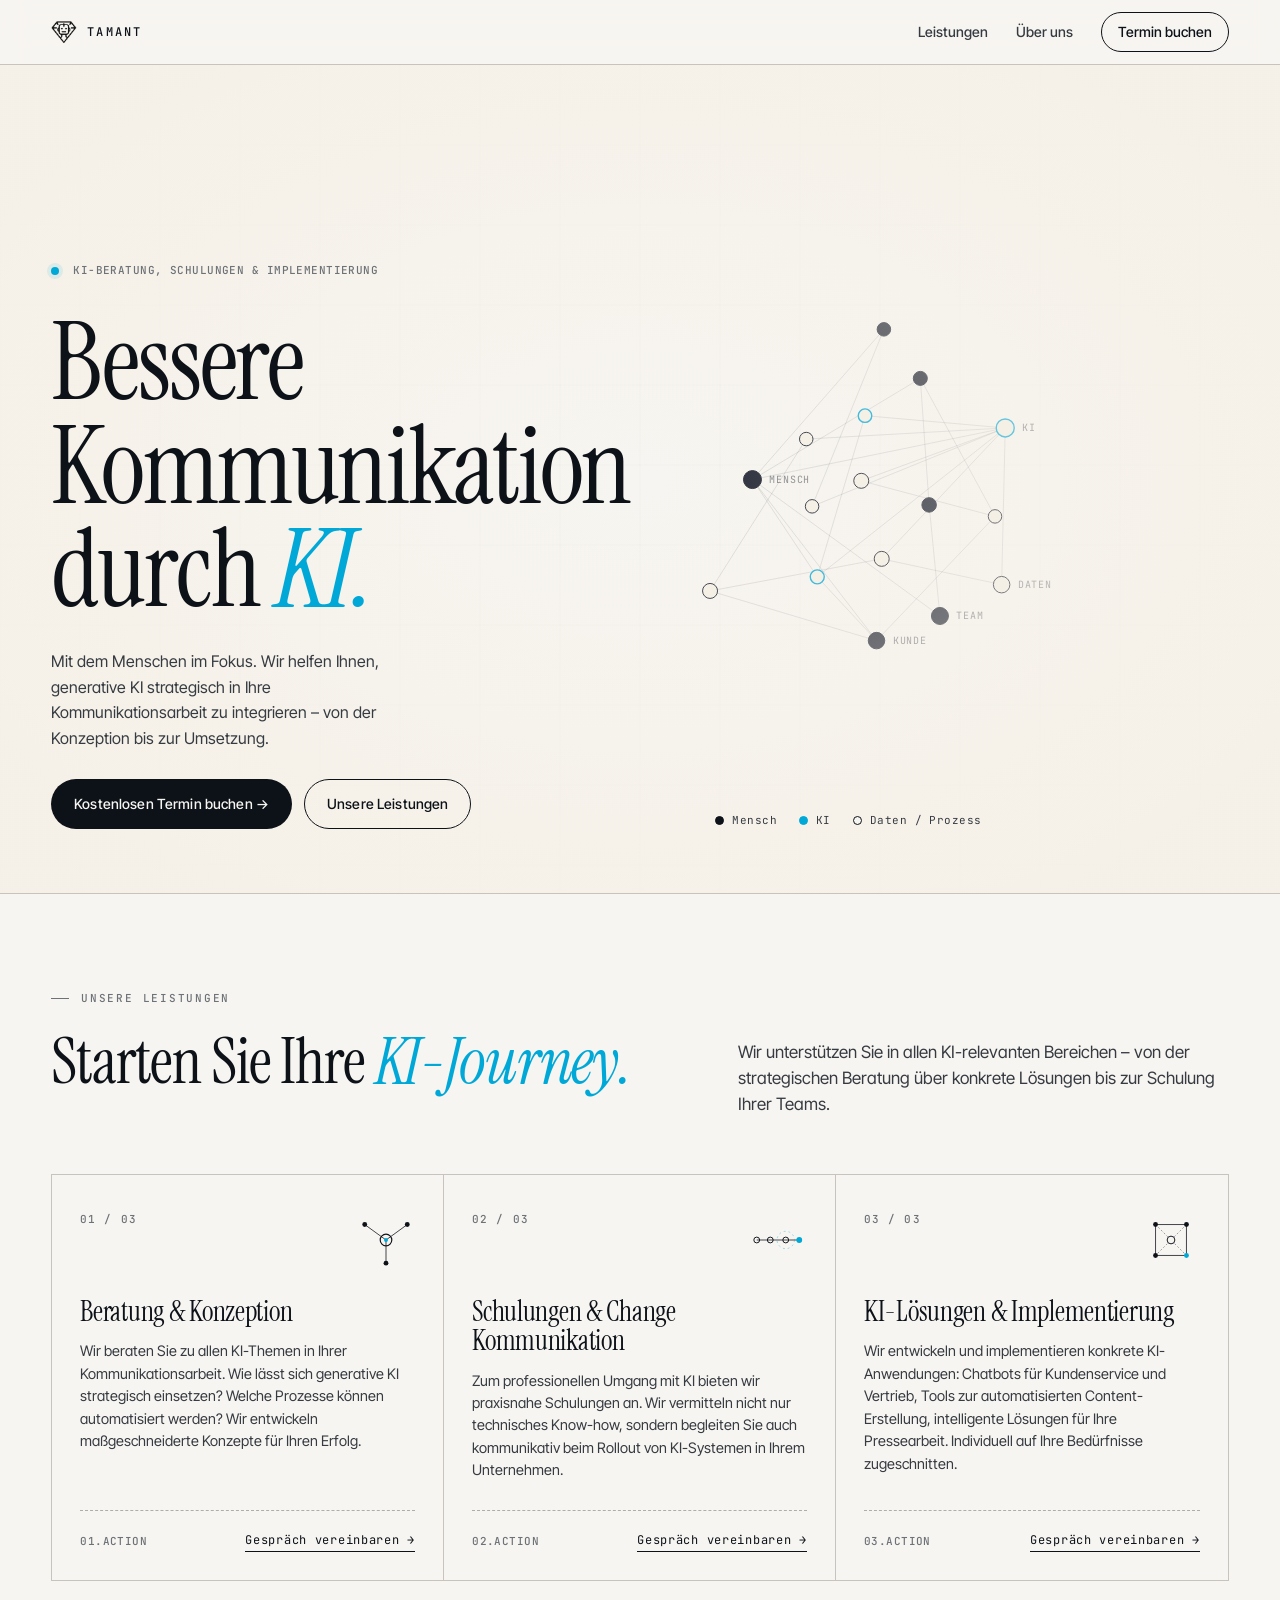
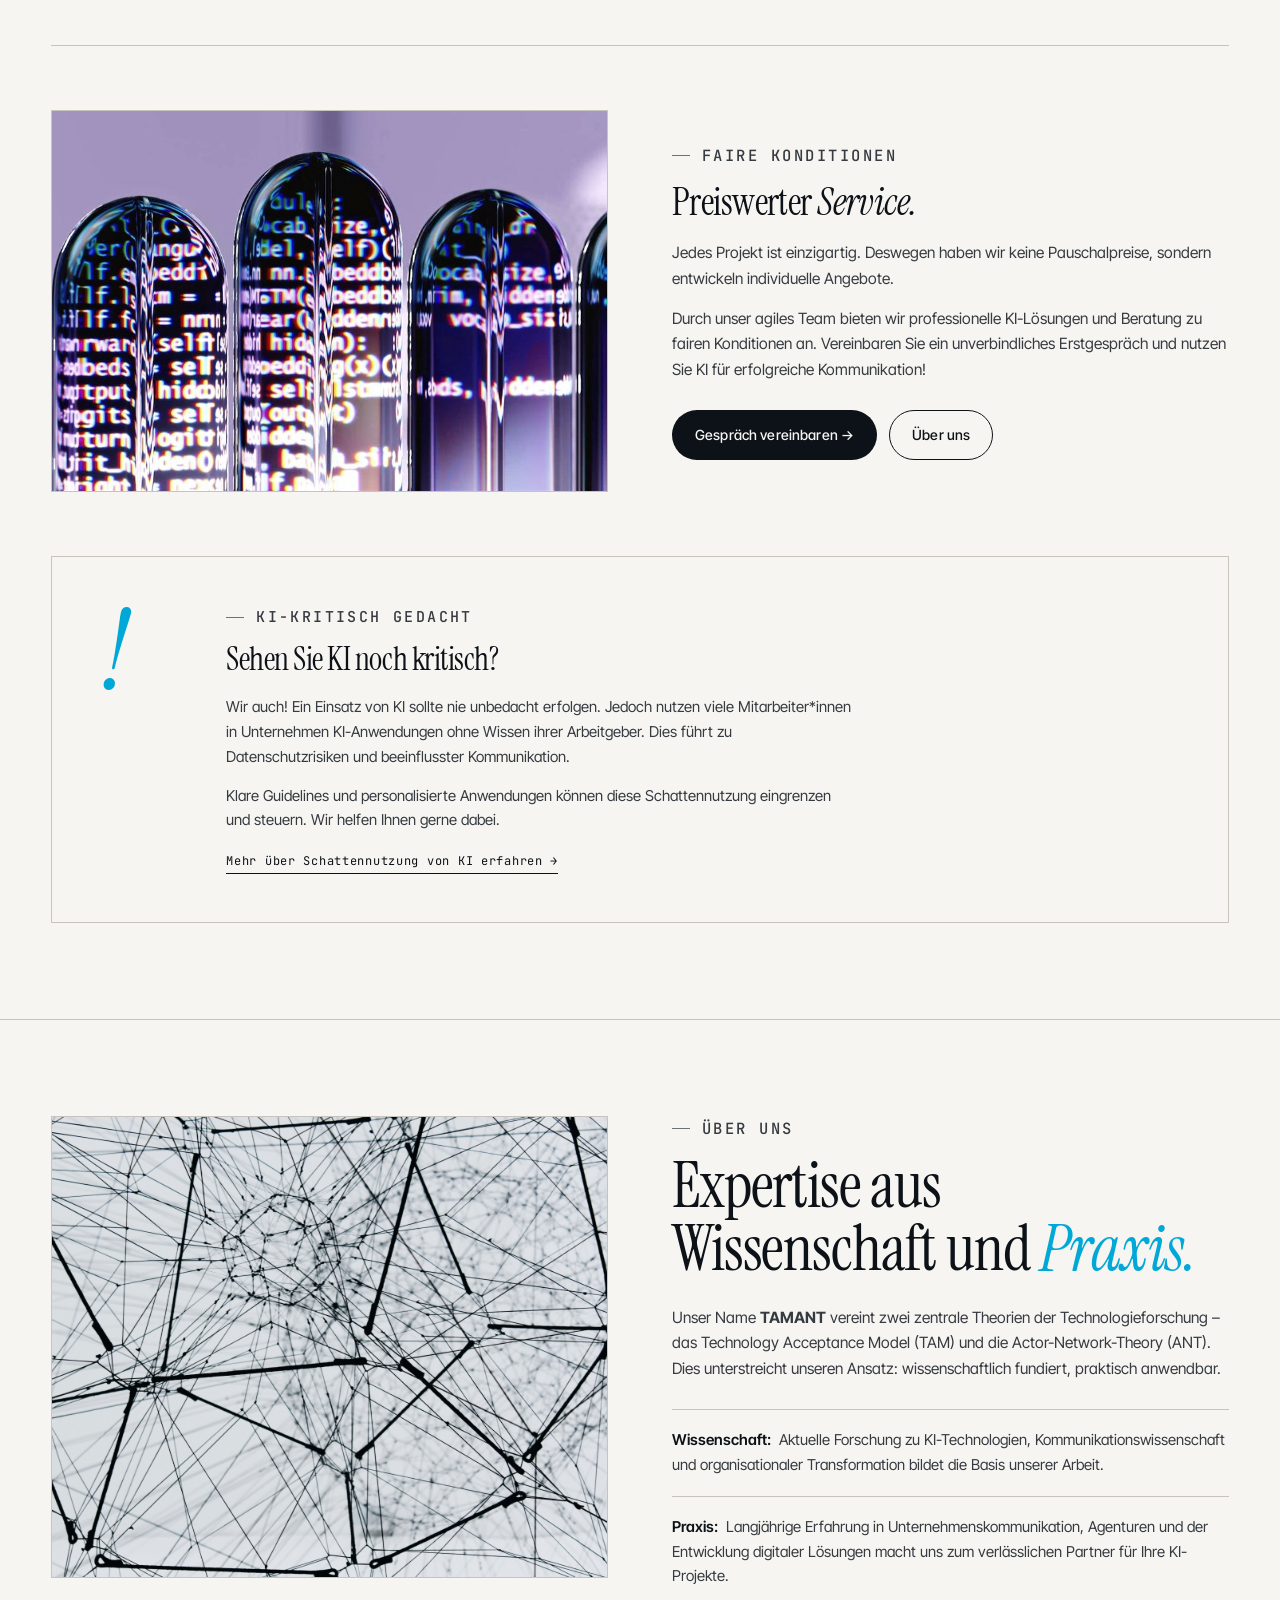
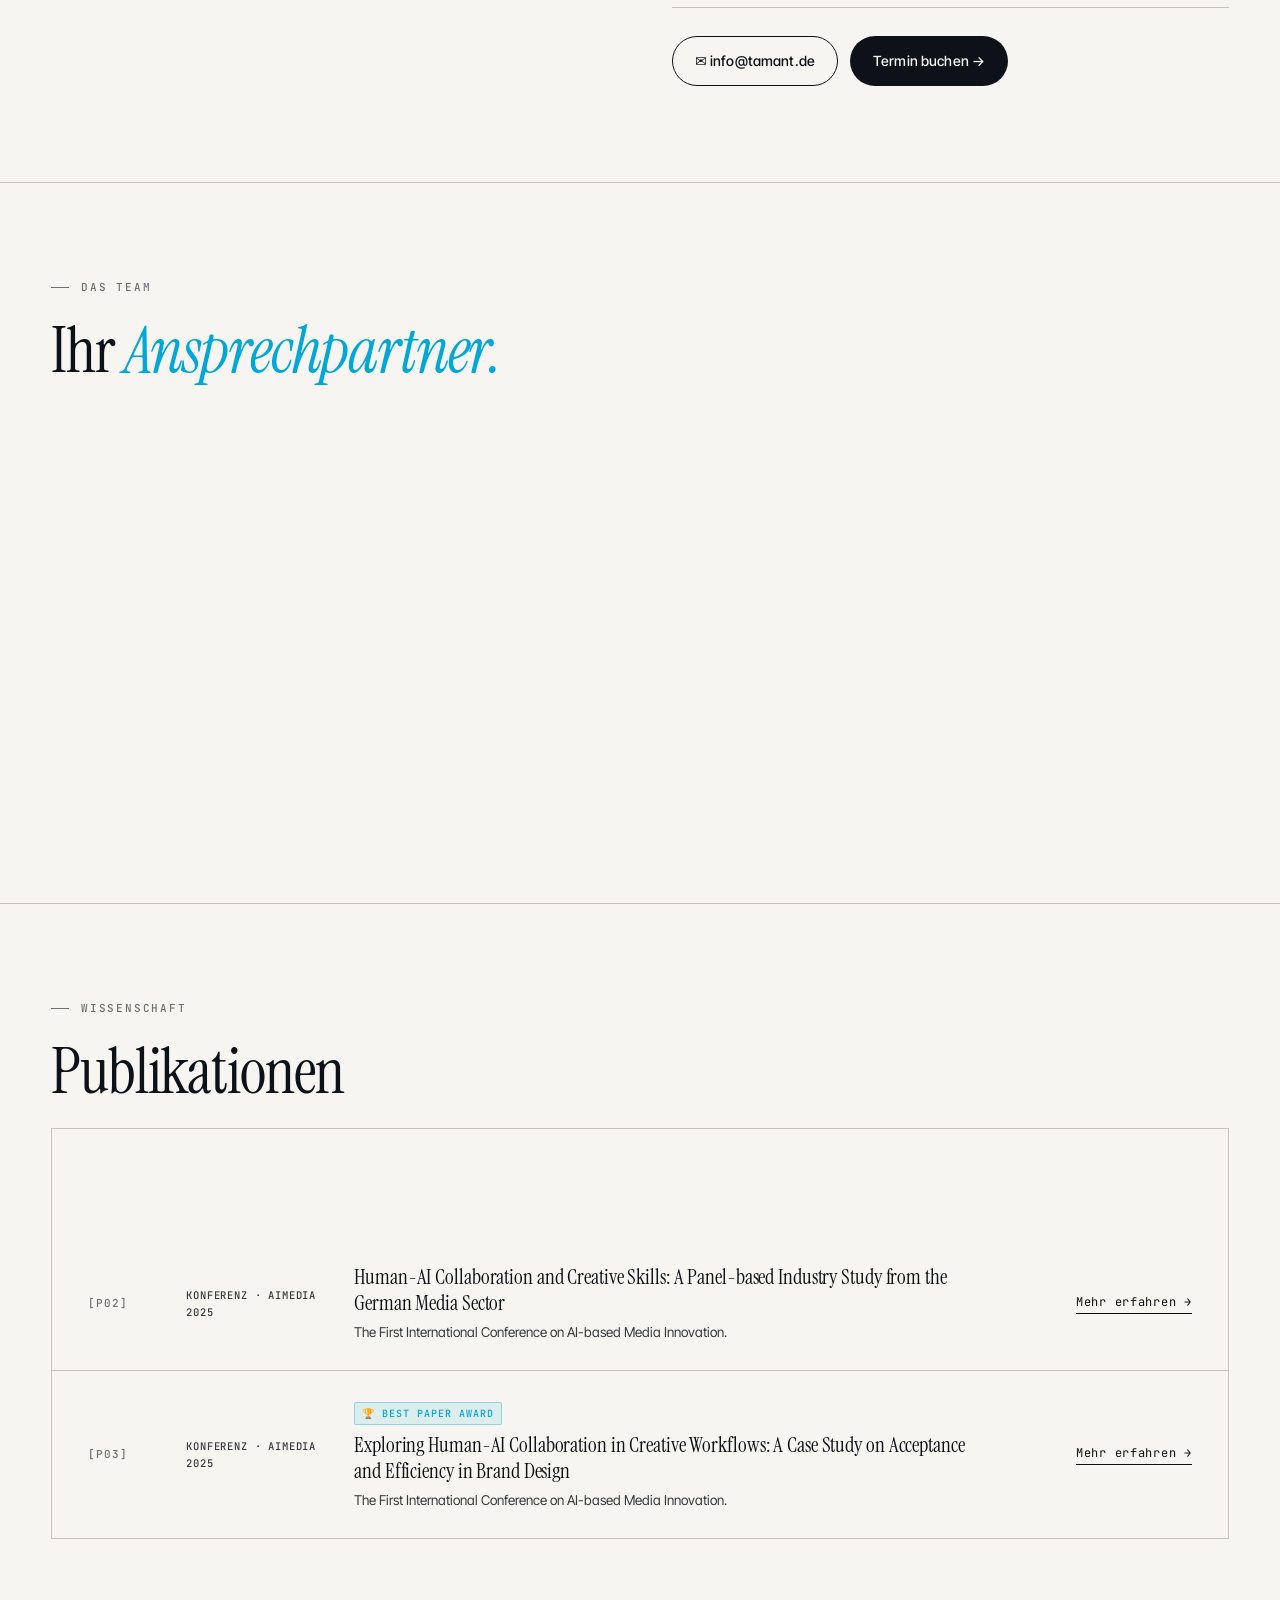
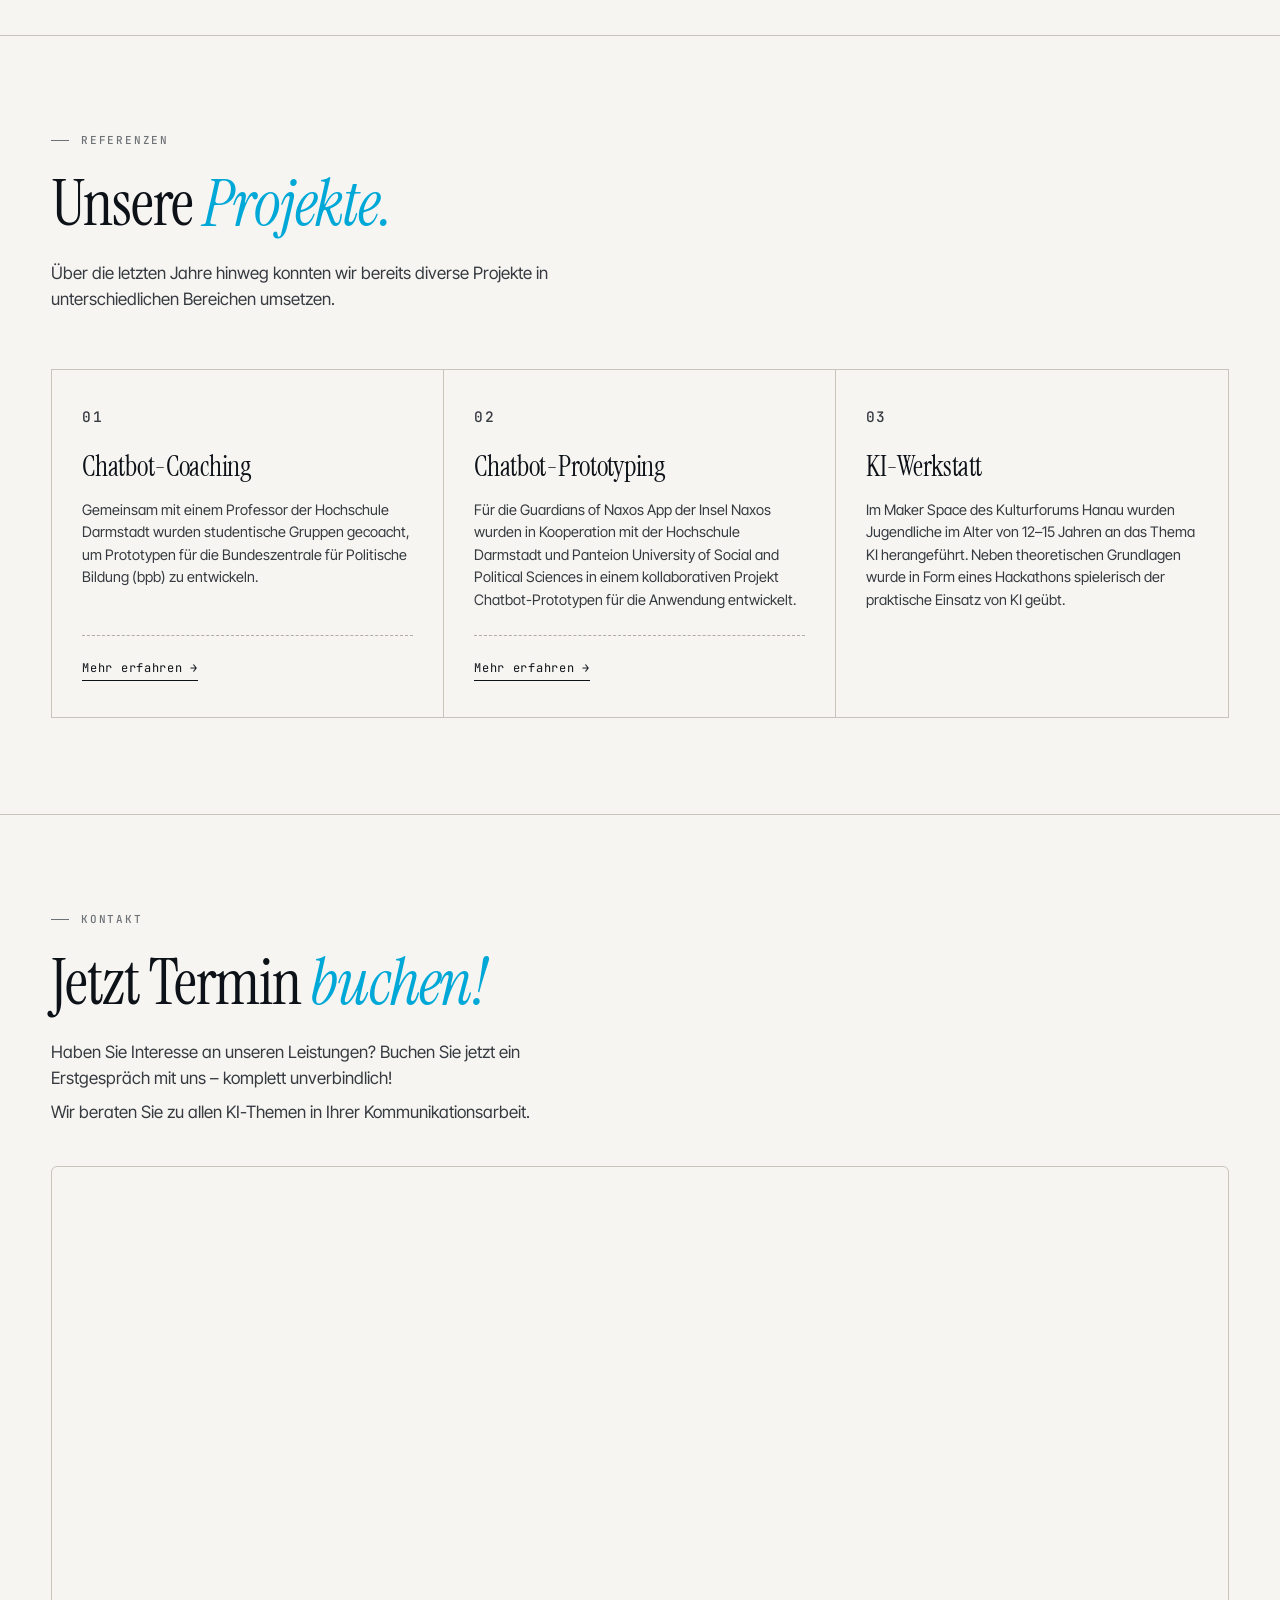
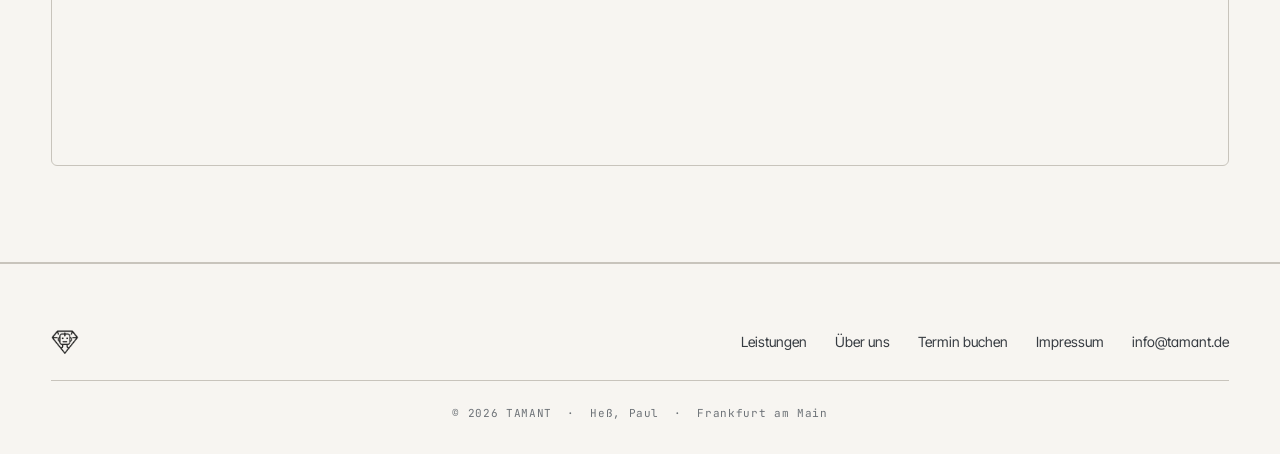
<file: index.html>
<!DOCTYPE html>
<html lang="de">
<head>
  <meta charset="UTF-8">
  <meta name="viewport" content="width=device-width, initial-scale=1.0">
  <meta name="description" content="TAMANT – Bessere Kommunikation durch KI. Mit dem Menschen im Fokus. KI-Beratung, Schulungen und Implementierung für Ihre Unternehmenskommunikation.">
  <link rel="canonical" href="https://tamant.de/">
  <meta property="og:type" content="website">
  <meta property="og:url" content="https://tamant.de/">
  <meta property="og:title" content="TAMANT – KI-Beratung für bessere Kommunikation">
  <meta property="og:description" content="Strategische KI-Beratung, praxisnahe Schulungen und konkrete Implementierung. Wissenschaftlich fundiert, persönlich betreut.">
  <meta property="og:image" content="https://tamant.de/Multimedia/TAMANT%20Logo_schwarz.png">
  <meta property="og:locale" content="de_DE">
  <meta property="og:site_name" content="TAMANT">
  <title>TAMANT – KI-Beratung für bessere Kommunikation</title>
  <link rel="stylesheet" href="style.css">
  <link rel="icon" href="Multimedia/TAMANT Logo_schwarz.png" type="image/png">
  <script type="application/ld+json">
  {
    "@context": "https://schema.org",
    "@type": "ProfessionalService",
    "name": "TAMANT",
    "description": "KI-Beratung, Schulungen und Implementierung für Unternehmenskommunikation. Wissenschaftlich fundiert, persönlich betreut.",
    "url": "https://tamant.de",
    "email": "info@tamant.de",
    "founder": {
      "@type": "Person",
      "name": "Paul Heß",
      "jobTitle": "Gründer & KI-Berater",
      "url": "https://paulhess.de/"
    },
    "address": {
      "@type": "PostalAddress",
      "streetAddress": "Radilostraße 4",
      "addressLocality": "Frankfurt am Main",
      "postalCode": "60489",
      "addressCountry": "DE"
    },
    "areaServed": "DE",
    "serviceType": ["KI-Beratung", "KI-Schulungen", "KI-Implementierung", "Change Kommunikation"]
  }
  </script>
</head>
<body>

  <!-- ══════════════════════════════════════
       NAVIGATION
  ══════════════════════════════════════ -->
  <nav class="nav" id="nav">
    <div class="nav-inner">
      <a href="#home" class="brand" aria-label="TAMANT – Startseite">
        <img class="brand-mark" src="Multimedia/TAMANT Logo_schwarz.png" alt="" aria-hidden="true">
        TAMANT
      </a>
      <ul class="nav-links" id="nav-links" role="navigation" aria-label="Hauptnavigation">
        <li><a href="#leistungen">Leistungen</a></li>
        <li><a href="#ueber-uns">Über uns</a></li>
        <li><a href="#termin" class="nav-cta">Termin buchen</a></li>
      </ul>
      <button class="nav-toggle" id="nav-toggle" aria-label="Menü öffnen/schließen" aria-expanded="false">
        <span></span><span></span><span></span>
      </button>
    </div>
  </nav>


  <!-- ══════════════════════════════════════
       HERO – Akteur-Netzwerk
  ══════════════════════════════════════ -->
  <section class="hero" id="home" aria-label="Willkommen bei TAMANT">
    <div class="hero-graph" id="hero-graph" aria-hidden="true"></div>

    <div class="hero-content">
      <div>
        <div class="hero-eyebrow">
          <span class="dot" aria-hidden="true"></span>
          <span class="mono">KI-Beratung, Schulungen &amp; Implementierung</span>
        </div>
        <h1>
          Bessere<br>
          Kommunikation<br>
          durch <em>KI.</em>
        </h1>
        <p class="hero-sub">
          Mit dem Menschen im Fokus. Wir helfen Ihnen, generative KI strategisch
          in Ihre Kommunikationsarbeit zu integrieren – von der Konzeption bis
          zur Umsetzung.
        </p>
        <div class="hero-actions">
          <a href="#termin" class="btn btn-primary">Kostenlosen Termin buchen →</a>
          <a href="#leistungen" class="btn btn-ghost">Unsere Leistungen</a>
        </div>
      </div>

      <div class="hero-side">
        <div class="legend" aria-hidden="true">
          <div class="item"><span class="swatch filled"></span> Mensch</div>
          <div class="item"><span class="swatch accent"></span> KI</div>
          <div class="item"><span class="swatch"></span> Daten / Prozess</div>
        </div>
      </div>
    </div>
  </section>


  <!-- ══════════════════════════════════════
       LEISTUNGEN – Actor map
  ══════════════════════════════════════ -->
  <section class="section" id="leistungen">
    <div class="container">

      <div class="section-head">
        <div>
          <p class="section-tag">Unsere Leistungen</p>
          <h2 class="section-title">Starten Sie Ihre <em>KI-Journey.</em></h2>
        </div>
        <p class="section-desc">
          Wir unterstützen Sie in allen KI-relevanten Bereichen – von der
          strategischen Beratung über konkrete Lösungen bis zur Schulung
          Ihrer Teams.
        </p>
      </div>

      <div class="actor-map">

        <article class="actor-card fade-up">
          <div class="actor-head">
            <div>
              <div class="actor-num">01 / 03</div>
            </div>
            <svg class="actor-glyph" viewBox="0 0 60 60" aria-hidden="true">
              <line x1="30" y1="30" x2="8"  y2="14" stroke="currentColor" stroke-width="0.8"/>
              <line x1="30" y1="30" x2="52" y2="14" stroke="currentColor" stroke-width="0.8"/>
              <line x1="30" y1="30" x2="30" y2="54" stroke="currentColor" stroke-width="0.8"/>
              <circle cx="8"  cy="14" r="2.5" fill="currentColor"/>
              <circle cx="52" cy="14" r="2.5" fill="currentColor"/>
              <circle cx="30" cy="54" r="2.5" fill="currentColor"/>
              <circle class="outer" cx="30" cy="30" r="6" fill="none" stroke="currentColor" stroke-width="1.2"/>
              <circle cx="30" cy="30" r="2" fill="var(--accent)"/>
            </svg>
          </div>
          <h3>Beratung &amp; Konzeption</h3>
          <p>
            Wir beraten Sie zu allen KI-Themen in Ihrer Kommunikationsarbeit.
            Wie lässt sich generative KI strategisch einsetzen? Welche Prozesse
            können automatisiert werden? Wir entwickeln maßgeschneiderte
            Konzepte für Ihren Erfolg.
          </p>
          <div class="actor-foot">
            <span class="mono">01.action</span>
            <a href="#termin" class="btn-arrow">Gespräch vereinbaren →</a>
          </div>
        </article>

        <article class="actor-card fade-up delay-1">
          <div class="actor-head">
            <div>
              <div class="actor-num">02 / 03</div>
            </div>
            <svg class="actor-glyph" viewBox="0 0 60 60" aria-hidden="true">
              <line x1="8"  y1="30" x2="52" y2="30" stroke="currentColor" stroke-width="0.8"/>
              <circle cx="8"  cy="30" r="3" fill="none" stroke="currentColor"/>
              <circle cx="22" cy="30" r="3" fill="none" stroke="currentColor"/>
              <circle cx="38" cy="30" r="3" fill="none" stroke="currentColor"/>
              <circle cx="52" cy="30" r="3" fill="var(--accent)"/>
              <circle class="ring" cx="38" cy="30" r="9" fill="none" stroke="var(--accent)" stroke-opacity="0.5" stroke-width="0.8" stroke-dasharray="2 3"/>
            </svg>
          </div>
          <h3>Schulungen &amp; Change Kommunikation</h3>
          <p>
            Zum professionellen Umgang mit KI bieten wir praxisnahe Schulungen
            an. Wir vermitteln nicht nur technisches Know-how, sondern begleiten
            Sie auch kommunikativ beim Rollout von KI-Systemen in Ihrem
            Unternehmen.
          </p>
          <div class="actor-foot">
            <span class="mono">02.action</span>
            <a href="#termin" class="btn-arrow">Gespräch vereinbaren →</a>
          </div>
        </article>

        <article class="actor-card fade-up delay-2">
          <div class="actor-head">
            <div>
              <div class="actor-num">03 / 03</div>
            </div>
            <svg class="actor-glyph" viewBox="0 0 60 60" aria-hidden="true">
              <line x1="14" y1="14" x2="46" y2="14" stroke="currentColor" stroke-width="0.8"/>
              <line x1="14" y1="14" x2="14" y2="46" stroke="currentColor" stroke-width="0.8"/>
              <line x1="46" y1="14" x2="46" y2="46" stroke="currentColor" stroke-width="0.8"/>
              <line x1="14" y1="46" x2="46" y2="46" stroke="currentColor" stroke-width="0.8"/>
              <line x1="14" y1="14" x2="46" y2="46" stroke="currentColor" stroke-width="0.4" stroke-dasharray="2 2"/>
              <line x1="46" y1="14" x2="14" y2="46" stroke="currentColor" stroke-width="0.4" stroke-dasharray="2 2"/>
              <circle cx="14" cy="14" r="2.5" fill="currentColor"/>
              <circle cx="46" cy="14" r="2.5" fill="currentColor"/>
              <circle cx="14" cy="46" r="2.5" fill="currentColor"/>
              <circle cx="46" cy="46" r="2.5" fill="var(--accent)"/>
              <circle class="outer" cx="30" cy="30" r="4" fill="var(--paper)" stroke="currentColor" stroke-width="1"/>
            </svg>
          </div>
          <h3>KI-Lösungen &amp; Implementierung</h3>
          <p>
            Wir entwickeln und implementieren konkrete KI-Anwendungen: Chatbots
            für Kundenservice und Vertrieb, Tools zur automatisierten
            Content-Erstellung, intelligente Lösungen für Ihre Pressearbeit.
            Individuell auf Ihre Bedürfnisse zugeschnitten.
          </p>
          <div class="actor-foot">
            <span class="mono">03.action</span>
            <a href="#termin" class="btn-arrow">Gespräch vereinbaren →</a>
          </div>
        </article>

      </div><!-- /actor-map -->

      <!-- Faire Konditionen / Pricing -->
      <div class="pricing-block fade-up">
        <div class="pricing-visual">
          <img src="Multimedia/Layout Dialogue Design.jpg"
               alt="Dialogue Design Visualisierung"
               loading="lazy">
        </div>
        <div class="pricing-text">
          <p class="section-tag">Faire Konditionen</p>
          <h3>Preiswerter <em>Service.</em></h3>
          <p>
            Jedes Projekt ist einzigartig. Deswegen haben wir keine
            Pauschalpreise, sondern entwickeln individuelle Angebote.
          </p>
          <p>
            Durch unser agiles Team bieten wir professionelle KI-Lösungen und
            Beratung zu fairen Konditionen an. Vereinbaren Sie ein
            unverbindliches Erstgespräch und nutzen Sie KI für erfolgreiche
            Kommunikation!
          </p>
          <div class="btn-group">
            <a href="#termin" class="btn btn-primary">Gespräch vereinbaren →</a>
            <a href="#ueber-uns" class="btn btn-outline">Über uns</a>
          </div>
        </div>
      </div>

      <!-- KI Critical callout -->
      <div class="ki-critical fade-up">
        <div class="ki-critical-mark" aria-hidden="true">!</div>
        <div>
          <p class="section-tag">KI-kritisch gedacht</p>
          <h3>Sehen Sie KI noch kritisch?</h3>
          <p>
            Wir auch! Ein Einsatz von KI sollte nie unbedacht erfolgen. Jedoch
            nutzen viele Mitarbeiter*innen in Unternehmen KI-Anwendungen ohne
            Wissen ihrer Arbeitgeber. Dies führt zu Datenschutzrisiken und
            beeinflusster Kommunikation.
          </p>
          <p>
            Klare Guidelines und personalisierte Anwendungen können diese
            Schattennutzung eingrenzen und steuern. Wir helfen Ihnen gerne dabei.
          </p>
          <a href="https://it-kenner.heise.de/it-summit-by-heise/ki-praxis/shadow-ai-wie-heimliche-ki-nutzung-unternehmensdaten-gefaehrdet/"
             target="_blank" rel="noopener noreferrer"
             class="btn-arrow">
            Mehr über Schattennutzung von KI erfahren →
          </a>
        </div>
      </div>

    </div>
  </section>


  <!-- ══════════════════════════════════════
       ÜBER UNS
  ══════════════════════════════════════ -->
  <section class="about" id="ueber-uns">
    <div class="container">

      <div class="about-split">
        <div class="about-image fade-up">
          <img src="Multimedia/alina-grubnyak-ZiQkhI7417A-unsplash.jpg"
               alt="Netzwerk-Visualisierung" loading="lazy">
        </div>
        <div class="about-text">
          <p class="section-tag">Über uns</p>
          <h2 class="section-title">Expertise aus Wissenschaft und <em>Praxis.</em></h2>
          <p>
            Unser Name <strong>TAMANT</strong> vereint zwei zentrale Theorien
            der Technologieforschung – das Technology Acceptance Model (TAM)
            und die Actor-Network-Theory (ANT). Dies unterstreicht unseren
            Ansatz: wissenschaftlich fundiert, praktisch anwendbar.
          </p>
          <ul class="feature-list">
            <li>
              <strong>Wissenschaft:</strong>&ensp;Aktuelle Forschung zu KI-Technologien,
              Kommunikationswissenschaft und organisationaler Transformation
              bildet die Basis unserer Arbeit.
            </li>
            <li>
              <strong>Praxis:</strong>&ensp;Langjährige Erfahrung in
              Unternehmenskommunikation, Agenturen und der Entwicklung digitaler
              Lösungen macht uns zum verlässlichen Partner für Ihre KI-Projekte.
            </li>
          </ul>
          <div class="about-actions">
            <a href="mailto:info@tamant.de" class="btn btn-outline">
              ✉ info@tamant.de
            </a>
            <a href="#termin" class="btn btn-primary">Termin buchen →</a>
          </div>
        </div>
      </div>

    </div>
  </section>


  <!-- ══════════════════════════════════════
       TEAM – Ihr Ansprechpartner
  ══════════════════════════════════════ -->
  <section class="team-section">
    <div class="container">
      <div class="team-header">
        <p class="section-tag">Das Team</p>
        <h2 class="section-title">Ihr <em>Ansprechpartner.</em></h2>
      </div>

      <div class="team-card fade-up">
        <div class="team-photo">
          <img src="Multimedia/PaulHeß_Quadrat.jpg"
               alt="Paul Heß – Gründer TAMANT" loading="lazy">
        </div>
        <div class="team-info">
          <h3>Paul Heß</h3>
          <p class="role">Gründer &amp; KI-Berater</p>
          <p>
            Paul ist Doktorand und Lehrbeauftragter an der Hochschule Darmstadt.
            Hier forscht und lehrt er zu KI-Technologien sowie zur digitalen
            Transformation. Zusätzlich ist er Projektmitarbeiter
            Konzeptentwicklung digitale Lernmodule (Kreislaufwirtschaft und
            Nachhaltigkeit) an der Provadis Hochschule. Davor war er
            Wissenschaftlicher Mitarbeiter an der Hochschule RheinMain zum
            Thema KI in der Medienbranche. Über 7 Jahre Erfahrung in
            Unternehmen der Otto Group und E.ON Digital Technology legen die
            Basis für einen erfolgreichen Einsatz von KI.
          </p>
          <div class="team-links">
            <a href="https://paulhess.de/" target="_blank" rel="noopener noreferrer">
              🌐 Website
            </a>
            <a href="https://www.linkedin.com/in/paul-he%C3%9F-6403b8169/"
               target="_blank" rel="noopener noreferrer">
              in LinkedIn
            </a>
            <a href="https://mediencampus.h-da.de/forschen/angebote/wissenschaftlicher-nachwuchs"
               target="_blank" rel="noopener noreferrer">
              📄 Forschungsprofil
            </a>
          </div>
        </div>
      </div>

    </div>
  </section>


  <!-- ══════════════════════════════════════
       PUBLIKATIONEN – Notebook
  ══════════════════════════════════════ -->
  <section class="publications">
    <div class="container">
      <p class="section-tag">Wissenschaft</p>
      <h2 class="section-title">Publikationen</h2>

      <div class="notebook">

        <div class="notebook-row fade-up">
          <div class="nb-num">[P01]</div>
          <div class="nb-tag">Buchkapitel · März 2026</div>
          <div>
            <h4>Workforce Impact of AI-Based Automation in Media</h4>
            <p class="nb-meta">Kapitel 12 im Handbook of AI-based Media Disruption (Springer).</p>
          </div>
          <div class="nb-action">
            <a href="https://link.springer.com/book/9783032076045"
               target="_blank" rel="noopener noreferrer"
               class="btn-arrow">Mehr erfahren →</a>
          </div>
        </div>

        <div class="notebook-row fade-up">
          <div class="nb-num">[P02]</div>
          <div class="nb-tag">Konferenz · AIMEDIA 2025</div>
          <div>
            <h4>Human-AI Collaboration and Creative Skills: A Panel-based Industry Study from the German Media Sector</h4>
            <p class="nb-meta">The First International Conference on AI-based Media Innovation.</p>
          </div>
          <div class="nb-action">
            <a href="https://scholar.google.com/citations?view_op=view_citation&hl=de&user=tS3W3GwAAAAJ&citation_for_view=tS3W3GwAAAAJ:u-x6o8ySG0sC"
               target="_blank" rel="noopener noreferrer"
               class="btn-arrow">Mehr erfahren →</a>
          </div>
        </div>

        <div class="notebook-row fade-up">
          <div class="nb-num">[P03]</div>
          <div class="nb-tag">Konferenz · AIMEDIA 2025</div>
          <div>
            <span class="award-pill">🏆 Best Paper Award</span>
            <h4>Exploring Human-AI Collaboration in Creative Workflows: A Case Study on Acceptance and Efficiency in Brand Design</h4>
            <p class="nb-meta">The First International Conference on AI-based Media Innovation.</p>
          </div>
          <div class="nb-action">
            <a href="https://scholar.google.com/citations?view_op=view_citation&hl=de&user=tS3W3GwAAAAJ&citation_for_view=tS3W3GwAAAAJ:u5HHmVD_uO8C"
               target="_blank" rel="noopener noreferrer"
               class="btn-arrow">Mehr erfahren →</a>
          </div>
        </div>

      </div>
    </div>
  </section>


  <!-- ══════════════════════════════════════
       PROJEKTE / REFERENZEN
  ══════════════════════════════════════ -->
  <section class="projects">
    <div class="container">
      <p class="section-tag">Referenzen</p>
      <h2 class="section-title">Unsere <em>Projekte.</em></h2>
      <p class="section-desc">
        Über die letzten Jahre hinweg konnten wir bereits diverse Projekte in
        unterschiedlichen Bereichen umsetzen.
      </p>

      <div class="projects-grid">

        <article class="project-card fade-up">
          <p class="project-num">01</p>
          <h3>Chatbot-Coaching</h3>
          <p>
            Gemeinsam mit einem Professor der Hochschule Darmstadt wurden
            studentische Gruppen gecoacht, um Prototypen für die
            Bundeszentrale für Politische Bildung (bpb) zu entwickeln.
          </p>
          <div class="pj-foot">
            <a href="https://mediencampus.h-da.de/studieren/studienangebot/bachelor/onlinekommunikation/projekte/projekte-detail/ask-me-anything"
               target="_blank" rel="noopener noreferrer"
               class="btn-arrow">Mehr erfahren →</a>
          </div>
        </article>

        <article class="project-card fade-up delay-1">
          <p class="project-num">02</p>
          <h3>Chatbot-Prototyping</h3>
          <p>
            Für die Guardians of Naxos App der Insel Naxos wurden in Kooperation
            mit der Hochschule Darmstadt und Panteion University of Social and
            Political Sciences in einem kollaborativen Projekt Chatbot-Prototypen
            für die Anwendung entwickelt.
          </p>
          <div class="pj-foot">
            <a href="https://www.youtube.com/watch?v=9rZSZxHg_CI&t=293s"
               target="_blank" rel="noopener noreferrer"
               class="btn-arrow">Mehr erfahren →</a>
          </div>
        </article>

        <article class="project-card fade-up delay-2">
          <p class="project-num">03</p>
          <h3>KI-Werkstatt</h3>
          <p>
            Im Maker Space des Kulturforums Hanau wurden Jugendliche im Alter
            von 12–15 Jahren an das Thema KI herangeführt. Neben theoretischen
            Grundlagen wurde in Form eines Hackathons spielerisch der
            praktische Einsatz von KI geübt.
          </p>
        </article>

      </div>
    </div>
  </section>


  <!-- ══════════════════════════════════════
       TERMIN BUCHEN – Cal.com
  ══════════════════════════════════════ -->
  <section class="booking" id="termin">
    <div class="container">
      <div class="booking-inner">
        <p class="section-tag">Kontakt</p>
        <h2 class="section-title">Jetzt Termin <em>buchen!</em></h2>
        <p class="section-desc">
          Haben Sie Interesse an unseren Leistungen? Buchen Sie jetzt ein
          Erstgespräch mit uns – komplett unverbindlich!
        </p>
        <p class="section-desc" style="margin-top:0.5rem; margin-bottom:2.5rem;">
          Wir beraten Sie zu allen KI-Themen in Ihrer Kommunikationsarbeit.
        </p>

        <!-- cal.com Inline Embed -->
        <div id="cal-booking"></div>
      </div>
    </div>
  </section>


  <!-- ══════════════════════════════════════
       FOOTER
  ══════════════════════════════════════ -->
  <footer>
    <div class="container">
      <div class="footer-inner">
        <a href="#home" class="footer-logo" aria-label="Zurück zur Startseite">
          <img src="Multimedia/TAMANT Logo_schwarz.png" alt="TAMANT">
        </a>
        <nav class="footer-links" aria-label="Footer-Navigation">
          <a href="#leistungen">Leistungen</a>
          <a href="#ueber-uns">Über uns</a>
          <a href="#termin">Termin buchen</a>
          <a href="impressum.html">Impressum</a>
          <a href="mailto:info@tamant.de">info@tamant.de</a>
        </nav>
      </div>
      <p class="footer-bottom">© 2026 TAMANT &nbsp;·&nbsp; Heß, Paul &nbsp;·&nbsp; Frankfurt am Main</p>
    </div>
  </footer>


  <!-- ══════════════════════════════════════
       NETWORK GRAPH (Hero)
  ══════════════════════════════════════ -->
  <script src="network.js"></script>

  <!-- ══════════════════════════════════════
       CAL.COM INLINE EMBED
  ══════════════════════════════════════ -->
  <script type="text/javascript">
    (function (C, A, L) {
      let p = function (a, ar) { a.q.push(ar); };
      let d = C.document;
      C.Cal = C.Cal || function () {
        let cal = C.Cal; let ar = arguments;
        if (!cal.loaded) {
          cal.ns = {}; cal.q = cal.q || [];
          d.head.appendChild(d.createElement("script")).src = A;
          cal.loaded = true;
        }
        if (ar[0] === L) {
          const api = function () { p(api, arguments); };
          const namespace = ar[1];
          api.q = api.q || [];
          if (typeof namespace === "string") {
            cal.ns[namespace] = cal.ns[namespace] || api;
            p(cal.ns[namespace], ar);
            p(cal, ["-init-form", namespace]);
          } else {
            p(cal, ar);
            p(cal, ["-init-form"]);
          }
          return;
        }
        p(cal, ar);
      };
    })(window, "https://app.cal.com/embed/embed.js", "init");

    Cal("init", { origin: "https://cal.com" });

    Cal("inline", {
      elementOrSelector: "#cal-booking",
      calLink: "paul-hess-2hjo2p",
      layout: "month_view"
    });

    Cal("ui", {
      theme: "light",
      styles: {
        branding: { brandColor: "#00a8d8" }
      },
      hideEventTypeDetails: false,
      layout: "month_view"
    });
  </script>

  <script src="script.js"></script>
</body>
</html>
</file>
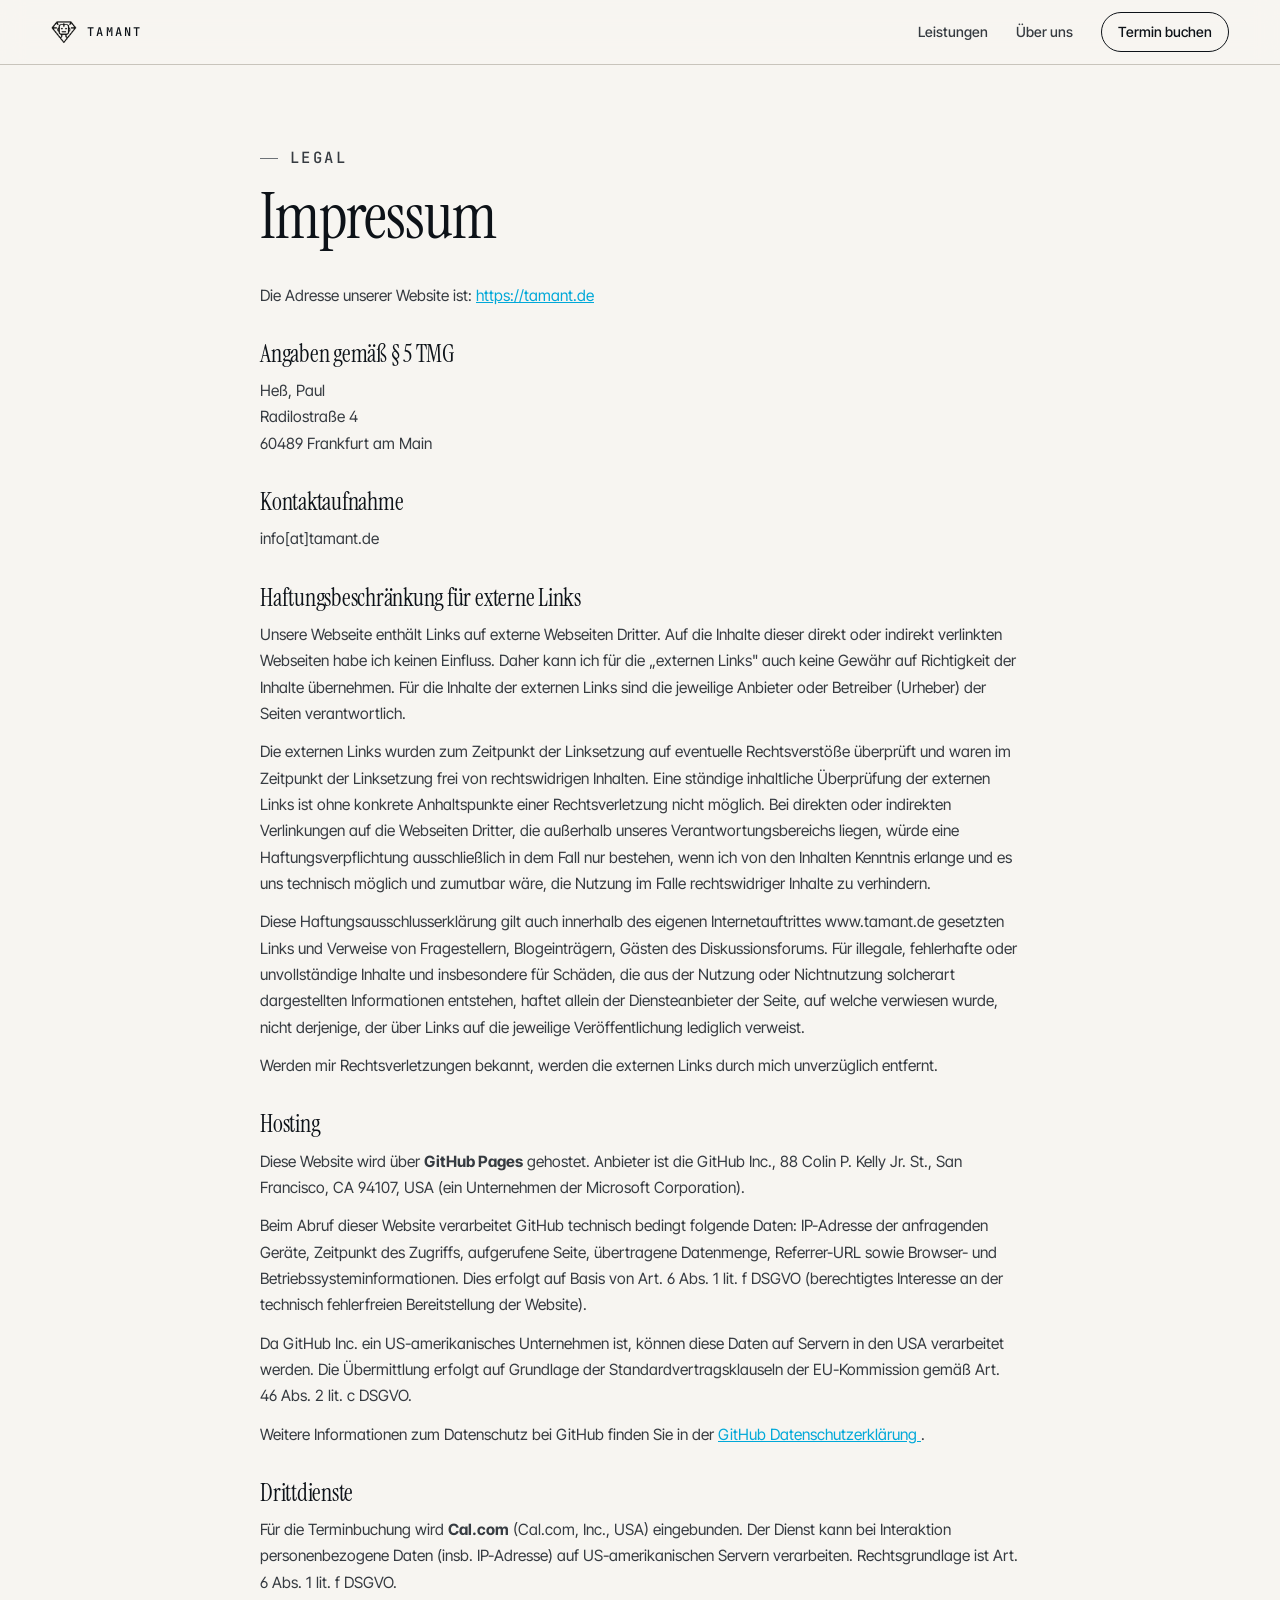
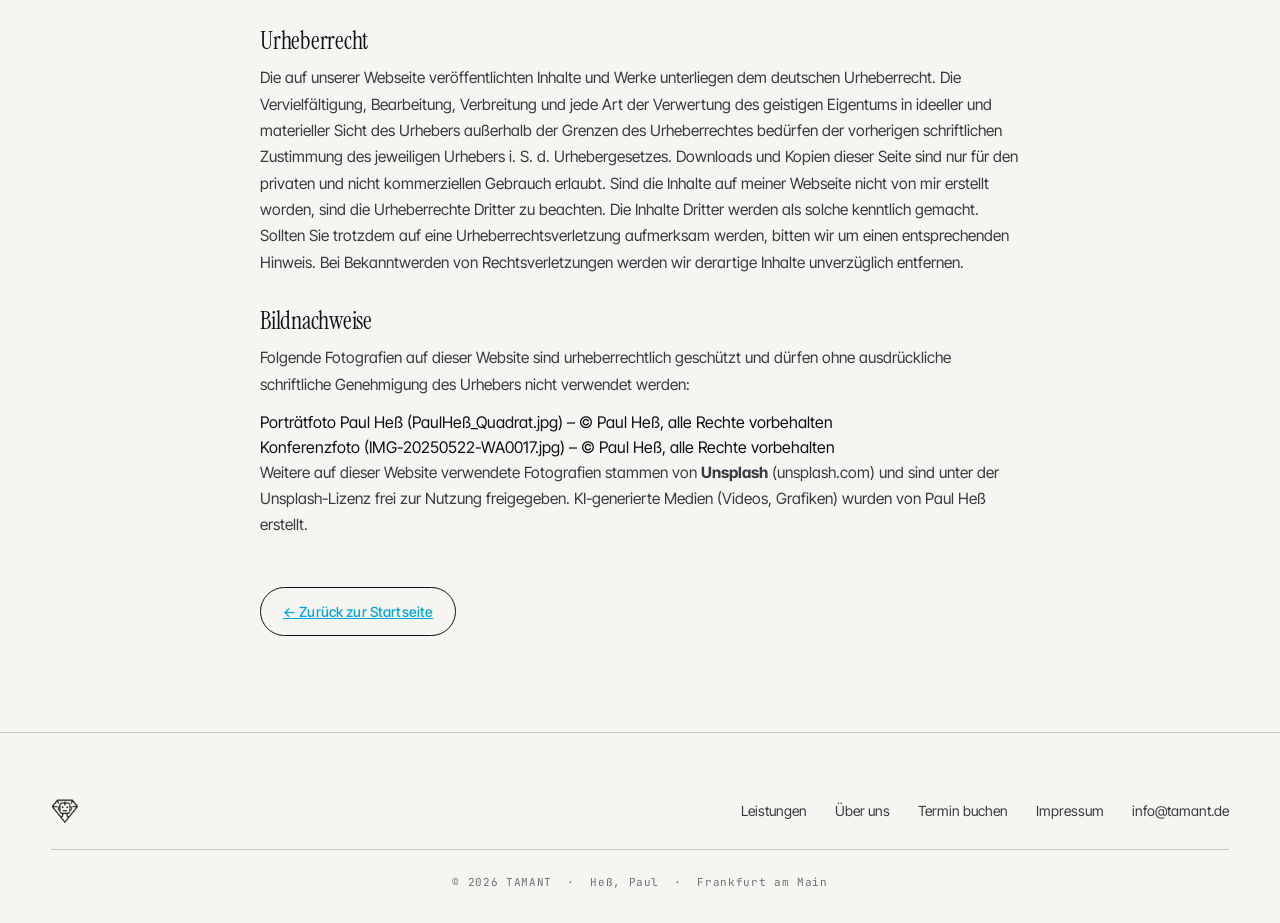
<file: impressum.html>
<!DOCTYPE html>
<html lang="de">
<head>
  <meta charset="UTF-8">
  <meta name="viewport" content="width=device-width, initial-scale=1.0">
  <title>Impressum – TAMANT</title>
  <link rel="stylesheet" href="style.css">
  <link rel="icon" href="Multimedia/TAMANT Logo_schwarz.png" type="image/png">
</head>
<body>

  <!-- Navigation -->
  <nav class="nav" id="nav">
    <div class="nav-inner">
      <a href="index.html" class="brand" aria-label="TAMANT – Startseite">
        <img class="brand-mark" src="Multimedia/TAMANT Logo_schwarz.png" alt="" aria-hidden="true">
        TAMANT
      </a>
      <ul class="nav-links" id="nav-links">
        <li><a href="index.html#leistungen">Leistungen</a></li>
        <li><a href="index.html#ueber-uns">Über uns</a></li>
        <li><a href="index.html#termin" class="nav-cta">Termin buchen</a></li>
      </ul>
      <button class="nav-toggle" id="nav-toggle" aria-label="Menü öffnen/schließen" aria-expanded="false">
        <span></span><span></span><span></span>
      </button>
    </div>
  </nav>

  <main class="impressum-page">
    <div class="container">
      <div class="impressum-content">

        <p class="section-tag">Legal</p>
        <h1>Impressum</h1>

        <p>Die Adresse unserer Website ist:
          <a href="https://tamant.de">https://tamant.de</a>
        </p>

        <h2>Angaben gemäß § 5 TMG</h2>
        <address>
          Heß, Paul<br>
          Radilostraße 4<br>
          60489 Frankfurt am Main
        </address>

        <h2>Kontaktaufnahme</h2>
        <p>info[at]tamant.de</p>

        <h2>Haftungsbeschränkung für externe Links</h2>
        <p>
          Unsere Webseite enthält Links auf externe Webseiten Dritter. Auf die
          Inhalte dieser direkt oder indirekt verlinkten Webseiten habe ich
          keinen Einfluss. Daher kann ich für die „externen Links" auch keine
          Gewähr auf Richtigkeit der Inhalte übernehmen. Für die Inhalte der
          externen Links sind die jeweilige Anbieter oder Betreiber (Urheber)
          der Seiten verantwortlich.
        </p>
        <p>
          Die externen Links wurden zum Zeitpunkt der Linksetzung auf
          eventuelle Rechtsverstöße überprüft und waren im Zeitpunkt der
          Linksetzung frei von rechtswidrigen Inhalten. Eine ständige
          inhaltliche Überprüfung der externen Links ist ohne konkrete
          Anhaltspunkte einer Rechtsverletzung nicht möglich. Bei direkten
          oder indirekten Verlinkungen auf die Webseiten Dritter, die außerhalb
          unseres Verantwortungsbereichs liegen, würde eine
          Haftungsverpflichtung ausschließlich in dem Fall nur bestehen, wenn
          ich von den Inhalten Kenntnis erlange und es uns technisch möglich
          und zumutbar wäre, die Nutzung im Falle rechtswidriger Inhalte zu
          verhindern.
        </p>
        <p>
          Diese Haftungsausschlusserklärung gilt auch innerhalb des eigenen
          Internetauftrittes www.tamant.de gesetzten Links und Verweise von
          Fragestellern, Blogeinträgern, Gästen des Diskussionsforums. Für
          illegale, fehlerhafte oder unvollständige Inhalte und insbesondere
          für Schäden, die aus der Nutzung oder Nichtnutzung solcherart
          dargestellten Informationen entstehen, haftet allein der
          Diensteanbieter der Seite, auf welche verwiesen wurde, nicht
          derjenige, der über Links auf die jeweilige Veröffentlichung lediglich
          verweist.
        </p>
        <p>
          Werden mir Rechtsverletzungen bekannt, werden die externen Links
          durch mich unverzüglich entfernt.
        </p>

        <h2>Hosting</h2>
        <p>
          Diese Website wird über <strong>GitHub Pages</strong> gehostet.
          Anbieter ist die GitHub Inc., 88 Colin P. Kelly Jr. St.,
          San Francisco, CA 94107, USA (ein Unternehmen der Microsoft
          Corporation).
        </p>
        <p>
          Beim Abruf dieser Website verarbeitet GitHub technisch bedingt
          folgende Daten: IP-Adresse der anfragenden Geräte, Zeitpunkt des
          Zugriffs, aufgerufene Seite, übertragene Datenmenge, Referrer-URL
          sowie Browser- und Betriebssysteminformationen. Dies erfolgt auf
          Basis von Art. 6 Abs. 1 lit. f DSGVO (berechtigtes Interesse an
          der technisch fehlerfreien Bereitstellung der Website).
        </p>
        <p>
          Da GitHub Inc. ein US-amerikanisches Unternehmen ist, können diese
          Daten auf Servern in den USA verarbeitet werden. Die Übermittlung
          erfolgt auf Grundlage der Standardvertragsklauseln der
          EU-Kommission gemäß Art. 46 Abs. 2 lit. c DSGVO.
        </p>
        <p>
          Weitere Informationen zum Datenschutz bei GitHub finden Sie in der
          <a href="https://docs.github.com/de/site-policy/privacy-policies/github-privacy-statement"
             target="_blank" rel="noopener noreferrer">
            GitHub Datenschutzerklärung
          </a>.
        </p>

        <h2>Drittdienste</h2>
        <p>
          Für die Terminbuchung wird <strong>Cal.com</strong> (Cal.com, Inc.,
          USA) eingebunden. Der Dienst kann bei Interaktion personenbezogene
          Daten (insb. IP-Adresse) auf US-amerikanischen Servern verarbeiten.
          Rechtsgrundlage ist Art. 6 Abs. 1 lit. f DSGVO.
        </p>

        <h2>Urheberrecht</h2>
        <p>
          Die auf unserer Webseite veröffentlichten Inhalte und Werke
          unterliegen dem deutschen Urheberrecht. Die Vervielfältigung,
          Bearbeitung, Verbreitung und jede Art der Verwertung des geistigen
          Eigentums in ideeller und materieller Sicht des Urhebers außerhalb
          der Grenzen des Urheberrechtes bedürfen der vorherigen schriftlichen
          Zustimmung des jeweiligen Urhebers i. S. d. Urhebergesetzes.
          Downloads und Kopien dieser Seite sind nur für den privaten und
          nicht kommerziellen Gebrauch erlaubt. Sind die Inhalte auf meiner
          Webseite nicht von mir erstellt worden, sind die Urheberrechte
          Dritter zu beachten. Die Inhalte Dritter werden als solche kenntlich
          gemacht. Sollten Sie trotzdem auf eine Urheberrechtsverletzung
          aufmerksam werden, bitten wir um einen entsprechenden Hinweis. Bei
          Bekanntwerden von Rechtsverletzungen werden wir derartige Inhalte
          unverzüglich entfernen.
        </p>

        <h2>Bildnachweise</h2>
        <p>
          Folgende Fotografien auf dieser Website sind urheberrechtlich
          geschützt und dürfen ohne ausdrückliche schriftliche Genehmigung
          des Urhebers nicht verwendet werden:
        </p>
        <ul>
          <li>Porträtfoto Paul Heß (PaulHeß_Quadrat.jpg) – © Paul Heß, alle Rechte vorbehalten</li>
          <li>Konferenzfoto (IMG-20250522-WA0017.jpg) – © Paul Heß, alle Rechte vorbehalten</li>
        </ul>
        <p>
          Weitere auf dieser Website verwendete Fotografien stammen von
          <strong>Unsplash</strong> (unsplash.com) und sind unter der
          Unsplash-Lizenz frei zur Nutzung freigegeben. KI-generierte Medien
          (Videos, Grafiken) wurden von Paul Heß erstellt.
        </p>

        <div style="margin-top:3rem;">
          <a href="index.html" class="btn btn-outline">← Zurück zur Startseite</a>
        </div>

      </div>
    </div>
  </main>

  <footer>
    <div class="container">
      <div class="footer-inner">
        <a href="index.html" class="footer-logo" aria-label="Zurück zur Startseite">
          <img src="Multimedia/TAMANT Logo_schwarz.png" alt="TAMANT">
        </a>
        <nav class="footer-links" aria-label="Footer-Navigation">
          <a href="index.html#leistungen">Leistungen</a>
          <a href="index.html#ueber-uns">Über uns</a>
          <a href="index.html#termin">Termin buchen</a>
          <a href="impressum.html">Impressum</a>
          <a href="mailto:info@tamant.de">info@tamant.de</a>
        </nav>
      </div>
      <p class="footer-bottom">© 2026 TAMANT &nbsp;·&nbsp; Heß, Paul &nbsp;·&nbsp; Frankfurt am Main</p>
    </div>
  </footer>

  <script src="script.js"></script>
</body>
</html>
</file>
<file: style.css>
/* ═══════════════════════════════════════════════════════════
   TAMANT — Editorial Redesign
   Akteur-Netzwerk als Leitmotiv · Beige Paper / Ink Schwarz
   ═══════════════════════════════════════════════════════════ */

@import url('https://fonts.googleapis.com/css2?family=Instrument+Serif:ital@0;1&family=Inter+Tight:wght@300;400;500;600&family=JetBrains+Mono:wght@400;500&display=swap');

/* ─── Custom Properties ─── */
:root {
  /* paper / ink — beige-warm */
  --paper:        oklch(97% 0.006 85);
  --paper-2:      oklch(94% 0.008 85);
  --paper-3:      oklch(91% 0.010 85);
  --paper-hex:    #f5f0e6;
  --ink:          oklch(18% 0.015 250);
  --ink-2:        oklch(35% 0.012 250);
  --ink-3:        oklch(55% 0.010 250);
  --ink-hex:      #1a1f2e;
  --hairline:     oklch(82% 0.012 85);
  --hairline-2:   oklch(75% 0.012 85);

  /* signal accent — Cal.com brand cyan, harmonized */
  --accent:        #00a8d8;
  --accent-soft:   rgba(0, 168, 216, 0.10);
  --accent-line:   rgba(0, 168, 216, 0.35);

  /* type */
  --serif:  'Instrument Serif', Georgia, 'Times New Roman', serif;
  --sans:   'Inter Tight', 'Inter', system-ui, -apple-system, sans-serif;
  --mono:   'JetBrains Mono', 'Courier New', ui-monospace, monospace;

  /* size system */
  --maxw:   1280px;
  --gutter: clamp(20px, 4vw, 56px);

  /* radii */
  --r-sm: 4px;
  --r-md: 6px;

  /* timing */
  --ease: cubic-bezier(0.4, 0, 0.2, 1);
  --transition: 0.25s var(--ease);
}

/* ─── Reset ─── */
*, *::before, *::after { box-sizing: border-box; margin: 0; padding: 0; }

html { scroll-behavior: smooth; font-size: 16px; }

body {
  background: var(--paper);
  color: var(--ink);
  font-family: var(--sans);
  font-size: 16px;
  line-height: 1.55;
  -webkit-font-smoothing: antialiased;
  font-feature-settings: 'ss01', 'cv11';
  overflow-x: hidden;
}

img  { max-width: 100%; height: auto; display: block; }
a    { color: inherit; text-decoration: none; transition: color var(--transition); }
ul, ol { list-style: none; }
button { font-family: inherit; cursor: pointer; }

::selection { background: var(--ink); color: var(--paper); }

/* ─── Mono labels & node ids ─── */
.mono {
  font-family: var(--mono);
  font-size: 11px;
  letter-spacing: 0.04em;
  text-transform: uppercase;
  color: var(--ink-3);
  font-weight: 500;
}
.node-id {
  font-family: var(--mono);
  font-size: 10px;
  letter-spacing: 0.06em;
  color: var(--ink-3);
  display: inline-block;
  padding: 2px 6px;
  border: 1px solid var(--hairline);
  border-radius: 2px;
  background: var(--paper-2);
}

.accent { color: var(--accent); }
em { font-style: italic; }

/* ─── Layout ─── */
.container {
  max-width: var(--maxw);
  margin: 0 auto;
  padding-left: var(--gutter);
  padding-right: var(--gutter);
  position: relative;
}
section { position: relative; z-index: 1; }

/* ─── Typography ─── */
h1, h2, h3, h4, h5, h6 {
  font-family: var(--serif);
  font-weight: 400;
  line-height: 1.05;
  letter-spacing: -0.015em;
  color: var(--ink);
}

/* ─── Section Anatomy ─── */
.section-tag {
  display: flex;
  align-items: center;
  gap: 12px;
  font-family: var(--mono);
  font-size: 11px;
  letter-spacing: 0.16em;
  text-transform: uppercase;
  color: var(--ink-3);
  margin-bottom: 24px;
  font-weight: 500;
}
.section-tag::before {
  content: '';
  width: 18px;
  height: 1px;
  background: var(--ink-3);
  flex-shrink: 0;
}
.section-title {
  font-family: var(--serif);
  font-weight: 400;
  font-size: clamp(38px, 5vw, 76px);
  line-height: 0.98;
  letter-spacing: -0.018em;
  margin: 0 0 24px;
  text-wrap: balance;
}
.section-title em,
.section-title .accent { font-style: italic; color: var(--accent); }
.section-desc {
  font-size: 17px;
  line-height: 1.55;
  color: var(--ink-2);
  max-width: 56ch;
}

.section-head {
  display: grid;
  grid-template-columns: minmax(0, 1.3fr) minmax(0, 1fr);
  gap: 48px;
  margin-bottom: 56px;
  align-items: end;
}

/* ─── Buttons ─── */
.btn {
  display: inline-flex;
  align-items: center;
  gap: 10px;
  padding: 13px 22px;
  border-radius: 999px;
  font-family: var(--sans);
  font-size: 14px;
  font-weight: 500;
  letter-spacing: 0.01em;
  border: 1px solid transparent;
  cursor: pointer;
  white-space: nowrap;
  transition: transform 0.12s, background 0.15s, color 0.15s, border-color 0.15s;
}
.btn:hover { transform: translateY(-1px); }
.btn-primary {
  background: var(--ink);
  color: var(--paper);
}
.btn-primary:hover { background: var(--accent); color: var(--paper); }
.btn-outline,
.btn-ghost {
  background: transparent;
  border-color: var(--ink);
  color: var(--ink);
}
.btn-outline:hover,
.btn-ghost:hover { background: var(--ink); color: var(--paper); }
.btn-arrow {
  display: inline-flex;
  align-items: center;
  gap: 8px;
  font-family: var(--mono);
  font-size: 12px;
  letter-spacing: 0.06em;
  color: var(--ink);
  border-bottom: 1px solid var(--ink);
  padding-bottom: 2px;
  transition: gap 0.15s, color 0.15s, border-color 0.15s;
  width: fit-content;
}
.btn-arrow:hover { gap: 14px; color: var(--accent); border-color: var(--accent); }

/* ─── Navigation ─── */
.nav {
  position: sticky;
  top: 0;
  z-index: 1000;
  background: color-mix(in oklch, var(--paper) 88%, transparent);
  backdrop-filter: saturate(120%) blur(12px);
  -webkit-backdrop-filter: saturate(120%) blur(12px);
  border-bottom: 1px solid var(--hairline);
  transition: background var(--transition);
}
.nav-inner {
  display: flex;
  align-items: center;
  justify-content: space-between;
  height: 64px;
  max-width: var(--maxw);
  margin: 0 auto;
  padding: 0 var(--gutter);
  gap: 32px;
}
.brand {
  display: flex;
  align-items: center;
  gap: 10px;
  font-family: var(--mono);
  font-size: 12px;
  font-weight: 500;
  letter-spacing: 0.18em;
  color: var(--ink);
}
img.brand-mark {
  width: 26px;
  height: 26px;
  object-fit: contain;
  flex-shrink: 0;
  display: block;
}
.nav-links {
  display: flex;
  gap: 28px;
  font-size: 14px;
  align-items: center;
}
.nav-links a {
  color: var(--ink-2);
  font-family: var(--sans);
  font-weight: 500;
}
.nav-links a:hover,
.nav-links a.active { color: var(--ink); }
.nav-cta {
  border: 1px solid var(--ink) !important;
  padding: 8px 16px;
  border-radius: 999px;
  color: var(--ink) !important;
  display: inline-flex;
  gap: 8px;
  align-items: center;
  transition: background 0.15s, color 0.15s;
}
.nav-cta:hover {
  background: var(--ink);
  color: var(--paper) !important;
}

/* Mobile toggle */
.nav-toggle {
  display: none;
  flex-direction: column;
  gap: 5px;
  background: none;
  border: none;
  padding: 4px;
  position: relative;
  z-index: 1001;
}
.nav-toggle span {
  display: block;
  width: 24px;
  height: 2px;
  background: var(--ink);
  transition: var(--transition);
  transform-origin: center;
}
.nav-toggle.open span:nth-child(1) { transform: translateY(7px) rotate(45deg); }
.nav-toggle.open span:nth-child(2) { opacity: 0; }
.nav-toggle.open span:nth-child(3) { transform: translateY(-7px) rotate(-45deg); }

/* ─── Hero — Akteur-Netzwerk ─── */
.hero {
  position: relative;
  min-height: 92vh;
  display: grid;
  grid-template-columns: 1fr;
  border-bottom: 1px solid var(--hairline);
  overflow: hidden;
  background: var(--paper);
}
.hero-graph {
  position: absolute;
  inset: 0;
  z-index: 0;
  color: var(--ink);
}
.hero-content {
  position: relative;
  z-index: 2;
  padding: 80px 0 64px;
  max-width: var(--maxw);
  margin: 0 auto;
  width: 100%;
  padding-left: var(--gutter);
  padding-right: var(--gutter);
  display: grid;
  grid-template-columns: minmax(0, 1.2fr) minmax(0, 1fr);
  gap: 48px;
  align-content: end;
  min-height: 92vh;
}
.hero-eyebrow {
  display: flex;
  align-items: center;
  gap: 14px;
  margin-bottom: 32px;
}
.hero-eyebrow .dot {
  width: 8px;
  height: 8px;
  border-radius: 50%;
  background: var(--accent);
  box-shadow: 0 0 0 4px var(--accent-soft);
  animation: hero-pulse 2.4s ease-in-out infinite;
  flex-shrink: 0;
}
@keyframes hero-pulse {
  0%, 100% { box-shadow: 0 0 0 4px var(--accent-soft); }
  50%      { box-shadow: 0 0 0 9px transparent; }
}
.hero h1 {
  font-family: var(--serif);
  font-weight: 400;
  font-size: clamp(54px, 8.4vw, 128px);
  line-height: 0.96;
  letter-spacing: -0.02em;
  margin: 0;
  color: var(--ink);
  text-wrap: balance;
}
.hero h1 em { font-style: italic; color: var(--accent); }
.hero-sub {
  max-width: 38ch;
  color: var(--ink-2);
  font-size: 16px;
  line-height: 1.6;
  margin: 28px 0 0;
}
.hero-actions {
  display: flex;
  gap: 12px;
  flex-wrap: wrap;
  margin-top: 28px;
}
.hero-side {
  display: flex;
  flex-direction: column;
  justify-content: end;
  gap: 22px;
}
.hero-anno {
  border-top: 1px solid var(--hairline);
  padding-top: 14px;
  font-family: var(--mono);
  font-size: 11px;
  color: var(--ink-3);
  line-height: 1.7;
  display: grid;
  grid-template-columns: 80px 1fr;
  gap: 10px 16px;
}
.hero-anno b { color: var(--ink); font-weight: 500; }

.hero-corner {
  position: absolute;
  font-family: var(--mono);
  font-size: 10px;
  letter-spacing: 0.14em;
  color: var(--ink-3);
  z-index: 2;
  text-transform: uppercase;
}
.hero-corner.tl { top: 14px; left: var(--gutter); }
.hero-corner.bl { bottom: 14px; left: var(--gutter); }
.hero-corner.br { bottom: 14px; right: var(--gutter); }

/* legend */
.legend {
  display: flex;
  flex-wrap: wrap;
  gap: 14px 22px;
  font-family: var(--mono);
  font-size: 11px;
  color: var(--ink-2);
  letter-spacing: 0.04em;
}
.legend .item { display: flex; align-items: center; gap: 8px; }
.legend .swatch {
  width: 9px;
  height: 9px;
  border: 1px solid var(--ink);
  border-radius: 50%;
  background: var(--paper);
}
.legend .swatch.filled { background: var(--ink); }
.legend .swatch.accent { background: var(--accent); border-color: var(--accent); }

/* ─── Section ─── */
.section {
  padding: 96px 0;
  border-bottom: 1px solid var(--hairline);
  position: relative;
}

/* ─── Services — Actor map ─── */
.actor-map {
  display: grid;
  grid-template-columns: repeat(3, 1fr);
  gap: 0;
  border: 1px solid var(--hairline);
  background: var(--paper-2);
}
.actor-card {
  position: relative;
  padding: 36px 28px 28px;
  border-right: 1px solid var(--hairline);
  background: var(--paper);
  transition: background 0.25s;
  min-height: 380px;
  display: flex;
  flex-direction: column;
}
.actor-card:last-child { border-right: none; }
.actor-card:hover { background: var(--paper-2); }
.actor-card:hover .actor-glyph circle.outer { stroke: var(--accent); }
.actor-card:hover .actor-glyph .ring { stroke-dasharray: 0 0; }

.actor-head {
  display: flex;
  justify-content: space-between;
  align-items: start;
  margin-bottom: 28px;
  gap: 12px;
}
.actor-num {
  font-family: var(--mono);
  font-size: 11px;
  color: var(--ink-3);
  letter-spacing: 0.1em;
  font-weight: 500;
}
.actor-glyph {
  width: 58px;
  height: 58px;
  color: var(--ink);
  flex-shrink: 0;
}
.actor-card h3 {
  font-family: var(--serif);
  font-weight: 400;
  font-size: 28px;
  line-height: 1.05;
  margin: 0 0 14px;
  letter-spacing: -0.01em;
}
.actor-card p {
  color: var(--ink-2);
  font-size: 14.5px;
  line-height: 1.55;
  margin: 0 0 28px;
  font-family: var(--sans);
}
.actor-foot {
  margin-top: auto;
  display: flex;
  justify-content: space-between;
  align-items: center;
  padding-top: 20px;
  border-top: 1px dashed var(--hairline-2);
  gap: 12px;
  flex-wrap: wrap;
}

/* ─── Pricing block (kept original structure) ─── */
.pricing-block {
  display: grid;
  grid-template-columns: 1fr 1fr;
  gap: 64px;
  align-items: center;
  margin-top: 64px;
  padding-top: 64px;
  border-top: 1px solid var(--hairline);
}
.pricing-visual {
  position: relative;
  overflow: hidden;
  border: 1px solid var(--hairline);
  background: var(--paper-2);
}
.pricing-visual img {
  width: 100%;
  height: 380px;
  object-fit: cover;
  filter: grayscale(15%) contrast(1.02);
  transition: 0.5s var(--ease);
}
.pricing-visual:hover img { filter: grayscale(0%) contrast(1.05); }
.pricing-text h3 {
  font-family: var(--serif);
  font-weight: 400;
  font-size: 38px;
  line-height: 1.05;
  margin: 12px 0 18px;
  letter-spacing: -0.015em;
}
.pricing-text p {
  color: var(--ink-2);
  font-size: 15.5px;
  line-height: 1.65;
  margin-bottom: 14px;
}
.pricing-text .btn-group {
  display: flex;
  gap: 12px;
  flex-wrap: wrap;
  margin-top: 28px;
}

/* ─── KI Critical callout ─── */
.ki-critical {
  margin-top: 64px;
  border: 1px solid var(--hairline);
  padding: 48px;
  background: var(--paper);
  display: grid;
  grid-template-columns: 90px 1fr;
  gap: 36px;
  align-items: start;
}
.ki-critical-mark {
  font-family: var(--serif);
  font-style: italic;
  font-size: 110px;
  line-height: 0.85;
  color: var(--accent);
}
.ki-critical h3 {
  font-family: var(--serif);
  font-weight: 400;
  font-size: 32px;
  line-height: 1.1;
  margin: 6px 0 18px;
}
.ki-critical p {
  margin: 0 0 14px;
  color: var(--ink-2);
  font-size: 15px;
  line-height: 1.65;
  max-width: 70ch;
}
.ki-critical .section-tag { margin-bottom: 12px; }

/* ─── Stats / Pillars ─── */
.stats-section {
  padding: 0;
  border-bottom: 1px solid var(--hairline);
  background: var(--paper);
}
.stats-grid {
  display: grid;
  grid-template-columns: repeat(3, 1fr);
  border-top: 1px solid var(--hairline);
}
.stat-card {
  padding: 56px 36px;
  border-right: 1px solid var(--hairline);
  position: relative;
  background: var(--paper);
}
.stat-card:last-child { border-right: none; }
.stat-card .stat-bar {
  display: flex;
  gap: 4px;
  margin-bottom: 22px;
}
.stat-card .stat-bar i {
  height: 4px;
  flex: 1;
  background: var(--ink);
}
.stat-card .stat-bar i:nth-child(2) { background: var(--accent); }
.stat-number {
  display: block;
  font-family: var(--mono);
  font-size: 13px;
  font-weight: 500;
  color: var(--ink-3);
  letter-spacing: 0.1em;
  margin-bottom: 8px;
  text-transform: uppercase;
}
.stat-label {
  font-family: var(--serif);
  font-weight: 400;
  font-size: 36px;
  line-height: 1;
  margin-bottom: 14px;
  letter-spacing: -0.015em;
}
.stat-desc {
  color: var(--ink-2);
  font-size: 14.5px;
  line-height: 1.6;
}

/* ─── About section ─── */
.about { padding: 96px 0; border-bottom: 1px solid var(--hairline); }

.about-split {
  display: grid;
  grid-template-columns: 1fr 1fr;
  gap: 64px;
  align-items: start;
}
.about-split + .about-split {
  margin-top: 96px;
  padding-top: 96px;
  border-top: 1px solid var(--hairline);
}
.about-image {
  position: relative;
  overflow: hidden;
  border: 1px solid var(--hairline);
  background: var(--paper-2);
}
.about-image img {
  width: 100%;
  height: 460px;
  object-fit: cover;
  filter: grayscale(20%) contrast(1.03);
  transition: 0.5s var(--ease);
}
.about-image:hover img { filter: grayscale(0%); transform: scale(1.02); }
.about-text h3 {
  font-family: var(--serif);
  font-weight: 400;
  font-size: 32px;
  line-height: 1.1;
  margin: 0 0 16px;
  letter-spacing: -0.01em;
}
.about-text p {
  color: var(--ink-2);
  font-size: 15.5px;
  line-height: 1.65;
  margin-bottom: 14px;
}
.about-actions {
  display: flex;
  gap: 12px;
  flex-wrap: wrap;
  margin-top: 28px;
}

.feature-list {
  list-style: none;
  padding: 0;
  margin: 28px 0 0;
  border-top: 1px solid var(--hairline);
}
.feature-list li {
  padding: 18px 0;
  border-bottom: 1px solid var(--hairline);
  font-size: 15px;
  line-height: 1.65;
  color: var(--ink-2);
}
.feature-list li strong {
  color: var(--ink);
  font-weight: 600;
}

/* ─── Team Section ─── */
.team-section {
  padding: 96px 0;
  border-bottom: 1px solid var(--hairline);
}
.team-header { margin-bottom: 48px; }

.team-card {
  display: grid;
  grid-template-columns: 240px 1fr;
  gap: 48px;
  align-items: center;
  max-width: 880px;
  margin: 0 auto;
  background: var(--paper);
  border: 1px solid var(--hairline);
  padding: 40px;
}
.team-photo {
  position: relative;
  aspect-ratio: 1;
  background: var(--paper-2);
  overflow: hidden;
}
.team-photo img {
  width: 100%;
  height: 100%;
  object-fit: cover;
  filter: grayscale(15%) contrast(1.02);
}

.team-info h3 {
  font-family: var(--serif);
  font-weight: 400;
  font-size: 30px;
  line-height: 1.05;
  margin: 0 0 6px;
  letter-spacing: -0.015em;
}
.team-info .role {
  font-family: var(--mono);
  font-size: 11px;
  letter-spacing: 0.14em;
  color: var(--accent);
  text-transform: uppercase;
  margin: 0 0 18px;
  font-weight: 500;
}
.team-info p {
  font-size: 14.5px;
  line-height: 1.65;
  color: var(--ink-2);
  margin-bottom: 18px;
}
.team-links {
  display: flex;
  gap: 8px;
  flex-wrap: wrap;
  margin-top: 18px;
}
.team-links a {
  display: inline-flex;
  align-items: center;
  gap: 6px;
  padding: 7px 12px;
  border: 1px solid var(--hairline);
  border-radius: 999px;
  font-size: 12.5px;
  font-family: var(--sans);
  color: var(--ink-2);
  transition: border-color 0.15s, color 0.15s, background 0.15s;
}
.team-links a:hover {
  border-color: var(--ink);
  color: var(--ink);
  background: var(--paper-2);
}

/* ─── Scientific focus ─── */
.sci-block {
  display: grid;
  grid-template-columns: 1fr 1fr;
  gap: 64px;
  align-items: start;
  margin-top: 96px;
  padding-top: 96px;
  border-top: 1px solid var(--hairline);
}
.sci-image {
  overflow: hidden;
  border: 1px solid var(--hairline);
  background: var(--paper-2);
  aspect-ratio: 4 / 3;
}
.sci-image img {
  width: 100%;
  height: 100%;
  object-fit: cover;
  filter: grayscale(15%) contrast(1.02);
}
.sci-text h3 {
  font-family: var(--serif);
  font-weight: 400;
  font-size: 38px;
  line-height: 1.05;
  margin: 12px 0 18px;
  letter-spacing: -0.015em;
}
.sci-text h3 em { font-style: italic; color: var(--accent); }
.sci-text p {
  color: var(--ink-2);
  font-size: 15.5px;
  line-height: 1.65;
  margin-bottom: 24px;
}

/* ─── Publications — research notebook ─── */
.publications {
  padding: 96px 0;
  border-bottom: 1px solid var(--hairline);
}
.notebook {
  border: 1px solid var(--hairline);
  background: var(--paper);
}
.notebook-row {
  display: grid;
  grid-template-columns: 70px 140px 1fr 180px;
  gap: 28px;
  padding: 28px 36px;
  border-bottom: 1px solid var(--hairline);
  align-items: center;
  transition: background 0.15s;
}
.notebook-row:last-child { border-bottom: none; }
.notebook-row:hover { background: var(--paper-2); }
.notebook-row .nb-num {
  font-family: var(--mono);
  font-size: 11px;
  color: var(--ink-3);
  letter-spacing: 0.08em;
  font-weight: 500;
}
.notebook-row .nb-tag {
  font-family: var(--mono);
  font-size: 10.5px;
  color: var(--ink-2);
  letter-spacing: 0.08em;
  text-transform: uppercase;
  font-weight: 500;
}
.notebook-row h4 {
  font-family: var(--serif);
  font-weight: 400;
  font-size: 21px;
  line-height: 1.2;
  margin: 0 0 6px;
  letter-spacing: -0.005em;
}
.notebook-row .nb-meta {
  font-size: 13.5px;
  color: var(--ink-2);
  margin: 0;
  line-height: 1.5;
}
.notebook-row .nb-action {
  text-align: right;
  display: flex;
  align-items: center;
  justify-content: flex-end;
  gap: 8px;
}
.award-pill {
  display: inline-block;
  font-family: var(--mono);
  font-size: 10px;
  letter-spacing: 0.1em;
  text-transform: uppercase;
  color: var(--accent);
  border: 1px solid var(--accent-line);
  background: var(--accent-soft);
  padding: 3px 7px;
  border-radius: 2px;
  margin-bottom: 8px;
  font-weight: 500;
}

/* ─── Projects ─── */
.projects {
  padding: 96px 0;
  border-bottom: 1px solid var(--hairline);
}
.projects-grid {
  display: grid;
  grid-template-columns: repeat(3, 1fr);
  border: 1px solid var(--hairline);
  background: var(--paper-2);
  margin-top: 56px;
}
.project-card {
  padding: 36px 30px;
  background: var(--paper);
  border-right: 1px solid var(--hairline);
  display: flex;
  flex-direction: column;
  min-height: 320px;
  position: relative;
  transition: background 0.25s;
}
.project-card:last-child { border-right: none; }
.project-card:hover { background: var(--paper-2); }
.project-num {
  font-family: var(--mono);
  font-size: 11px;
  color: var(--ink-3);
  letter-spacing: 0.1em;
  margin-bottom: 18px;
  font-weight: 500;
}
.project-card h3 {
  font-family: var(--serif);
  font-weight: 400;
  font-size: 28px;
  line-height: 1.1;
  margin: 0 0 16px;
  letter-spacing: -0.01em;
}
.project-card p {
  color: var(--ink-2);
  font-size: 14.5px;
  line-height: 1.55;
  margin: 0 0 24px;
}
.project-card .pj-foot {
  margin-top: auto;
  border-top: 1px dashed var(--hairline-2);
  padding-top: 18px;
}

/* ─── Booking — Cal.com ─── */
.booking {
  padding: 96px 0;
  border-bottom: 1px solid var(--hairline);
  background: var(--paper);
}
.booking-inner {
  text-align: left;
}
.booking-inner .section-head {
  margin-bottom: 48px;
}
#cal-booking {
  margin-top: 24px;
  border: 1px solid var(--hairline);
  border-radius: var(--r-md);
  overflow: hidden;
  background: var(--paper);
  min-height: 600px;
}

/* ─── Footer ─── */
footer {
  background: var(--paper);
  border-top: 1px solid var(--hairline);
  padding: 64px 0 32px;
}
.footer-inner {
  display: flex;
  justify-content: space-between;
  align-items: center;
  flex-wrap: wrap;
  gap: 24px;
  padding-bottom: 24px;
  margin-bottom: 24px;
  border-bottom: 1px solid var(--hairline);
}
.footer-logo img {
  height: 28px;
  width: auto;
  opacity: 0.9;
  transition: opacity var(--transition);
}
.footer-logo:hover img { opacity: 1; }
.footer-links {
  display: flex;
  gap: 28px;
  flex-wrap: wrap;
}
.footer-links a {
  font-size: 14px;
  color: var(--ink-2);
}
.footer-links a:hover { color: var(--accent); }

.footer-bottom {
  text-align: center;
  font-family: var(--mono);
  font-size: 11px;
  color: var(--ink-3);
  letter-spacing: 0.06em;
}

/* ─── Animations ─── */
.fade-up {
  opacity: 0;
  transform: translateY(28px);
  transition: opacity 0.65s var(--ease), transform 0.65s var(--ease);
}
.fade-up.visible { opacity: 1; transform: translateY(0); }
.delay-1 { transition-delay: 0.1s; }
.delay-2 { transition-delay: 0.2s; }
.delay-3 { transition-delay: 0.3s; }

/* ─── Impressum Page ─── */
.impressum-page {
  padding: 80px 0 96px;
  min-height: 80vh;
}
.impressum-content {
  max-width: 760px;
  margin: 0 auto;
}
.impressum-content h1 {
  font-family: var(--serif);
  font-size: clamp(38px, 5vw, 64px);
  font-weight: 400;
  letter-spacing: -0.018em;
  margin-bottom: 32px;
}
.impressum-content h2 {
  font-family: var(--serif);
  font-size: 24px;
  font-weight: 400;
  letter-spacing: -0.01em;
  margin: 32px 0 12px;
}
.impressum-content p,
.impressum-content address {
  color: var(--ink-2);
  line-height: 1.7;
  font-size: 15.5px;
  font-style: normal;
  margin-bottom: 12px;
}
.impressum-content .note {
  font-family: var(--mono);
  font-size: 12px;
  color: var(--ink-3);
  margin-top: 32px;
  letter-spacing: 0.04em;
}
.impressum-content a { color: var(--accent); text-decoration: underline; }
.impressum-content a:hover { color: var(--ink); }

/* ─── Responsive ─── */
@media (max-width: 1024px) {
  .actor-map     { grid-template-columns: 1fr; }
  .actor-card    { border-right: none; border-bottom: 1px solid var(--hairline); }
  .actor-card:last-child { border-bottom: none; }
  .stats-grid    { grid-template-columns: 1fr; }
  .stat-card     { border-right: none; border-bottom: 1px solid var(--hairline); }
  .stat-card:last-child { border-bottom: none; }
  .projects-grid { grid-template-columns: 1fr; }
  .project-card  { border-right: none; border-bottom: 1px solid var(--hairline); }
  .project-card:last-child { border-bottom: none; }
  .pricing-block,
  .about-split,
  .sci-block,
  .team-card     { grid-template-columns: 1fr; gap: 32px; }
  .team-card     { padding: 32px; }
  .team-card .team-photo { max-width: 240px; }
  .section-head  { grid-template-columns: 1fr; gap: 24px; align-items: start; }
  .hero-content  { grid-template-columns: 1fr; gap: 32px; }
  .hero-side     { justify-content: start; }
  .notebook-row  {
    grid-template-columns: 1fr;
    gap: 8px;
    padding: 24px 24px;
  }
  .notebook-row .nb-action { text-align: left; justify-content: flex-start; }
}

/* ─── Hero: graph as inline block on mobile, not overlay ─── */
@media (max-width: 900px) {
  .hero {
    min-height: auto;
    display: flex;
    flex-direction: column;
  }
  .hero-content {
    min-height: auto;
    padding: 56px 0 32px;
    padding-left: var(--gutter);
    padding-right: var(--gutter);
    order: 1;
  }
  .hero-graph {
    position: relative;
    inset: auto;
    width: 100%;
    height: clamp(260px, 50vw, 360px);
    order: 2;
    border-top: 1px solid var(--hairline);
    overflow: hidden;
  }
  .hero-side { display: none; }
}

@media (max-width: 768px) {
  body { font-size: 15px; }
  .section,
  .about,
  .team-section,
  .publications,
  .projects,
  .booking { padding: 64px 0; }
  .nav-links {
    display: none;
    position: fixed;
    top: 64px;
    left: 0;
    right: 0;
    bottom: 0;
    background: var(--paper);
    flex-direction: column;
    align-items: center;
    justify-content: flex-start;
    padding: 48px 24px;
    gap: 28px;
    z-index: 999;
    border-top: 1px solid var(--hairline);
    overflow-y: auto;
  }
  .nav-links.open { display: flex; }
  .nav-links a { font-size: 22px; font-family: var(--serif); letter-spacing: 0; }
  .nav-toggle  { display: flex; }
  .nav-cta     { font-family: var(--sans) !important; font-size: 16px !important; padding: 12px 24px !important; margin-top: 12px; }

  .hero-corner.bl,
  .hero-corner.br { font-size: 9px; letter-spacing: 0.1em; }
  .ki-critical {
    grid-template-columns: 1fr;
    padding: 32px 24px;
    gap: 16px;
  }
  .ki-critical-mark { font-size: 80px; }
  .footer-inner    { flex-direction: column; align-items: flex-start; }
  .footer-links    { gap: 16px 22px; }
  .pricing-visual img,
  .about-image img { height: 320px; }
  .team-info h3    { font-size: 40px; }
  .pricing-text h3,
  .sci-text h3     { font-size: 30px; }
}

@media (max-width: 480px) {
  :root { --gutter: 20px; }
  .hero-content { padding: 60px var(--gutter) 40px; }
  .actor-card,
  .project-card { padding: 28px 22px; min-height: auto; }
  .ki-critical  { padding: 24px 20px; }
  .ki-critical-mark { font-size: 64px; }
}

@media (prefers-reduced-motion: reduce) {
  .hero-eyebrow .dot { animation: none; }
  .fade-up { opacity: 1; transform: none; transition: none; }
  *, *::before, *::after { transition: none !important; animation: none !important; }
}
</file>
